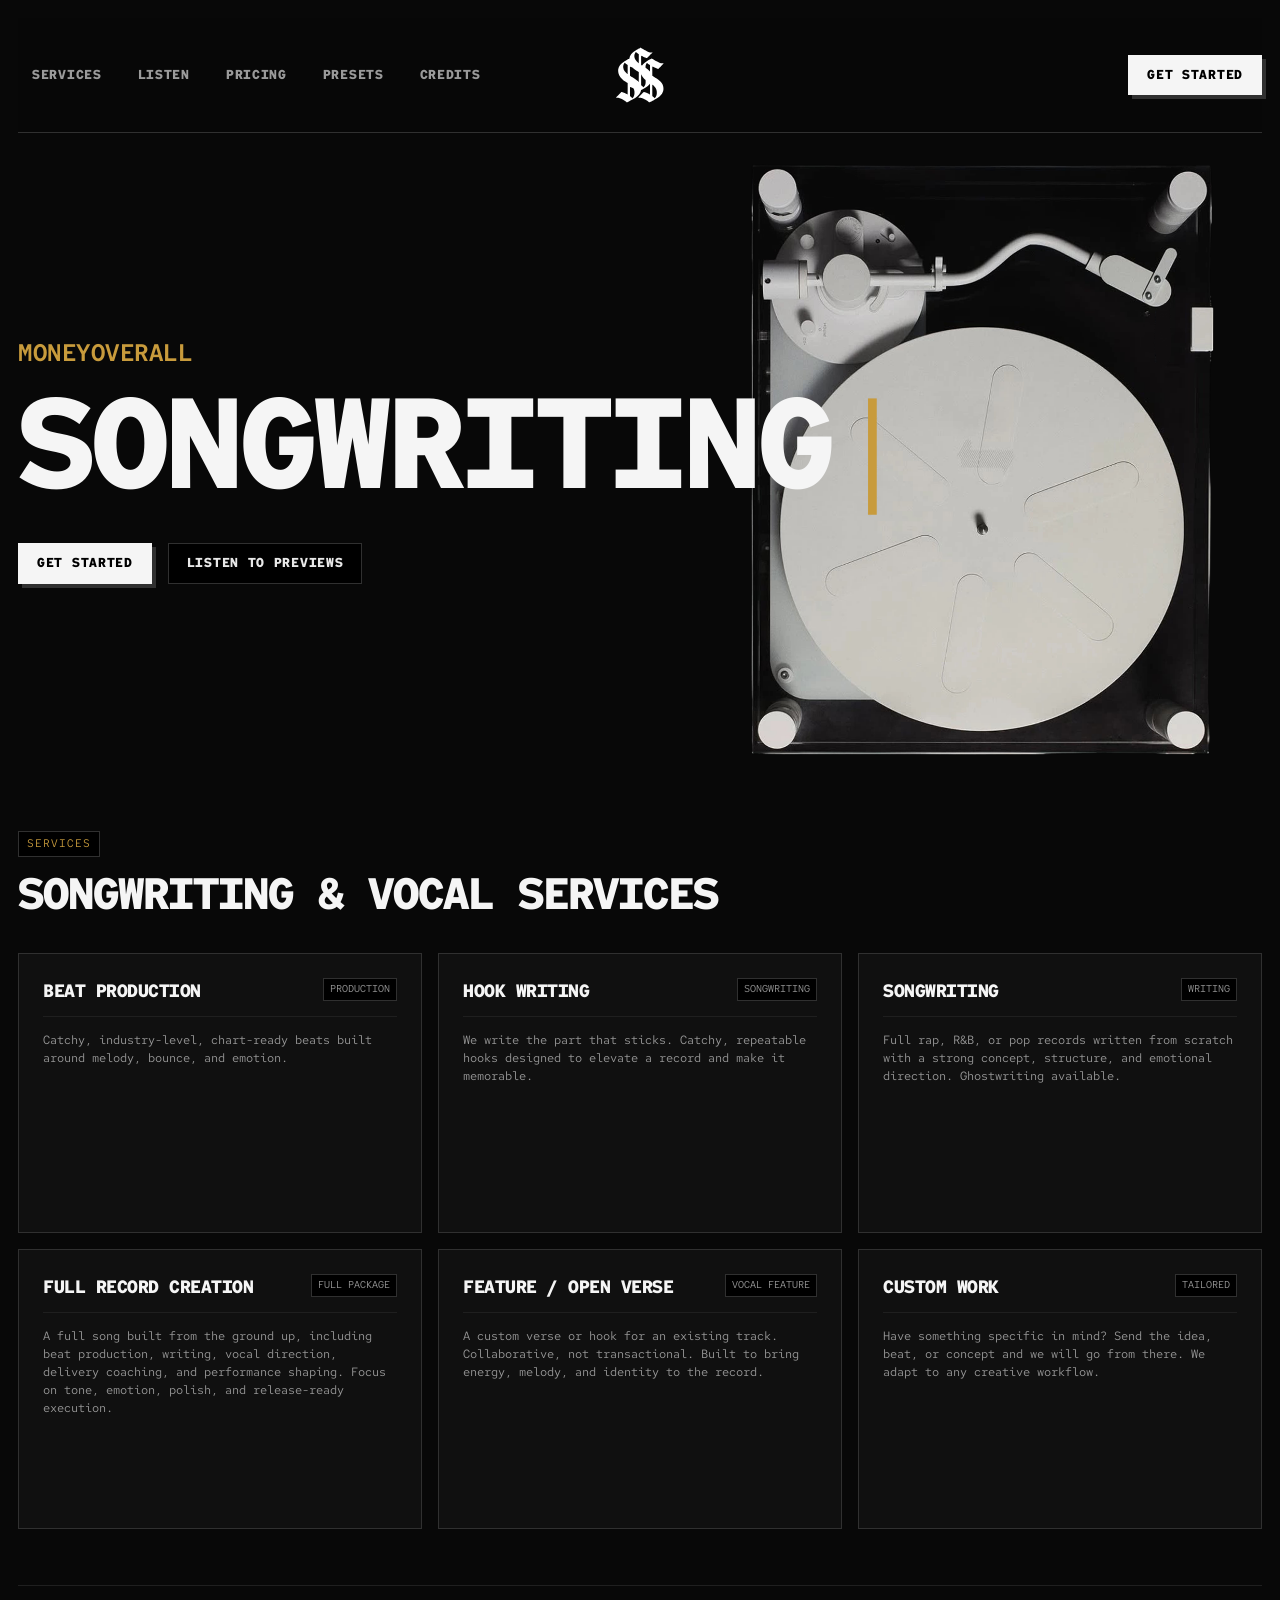
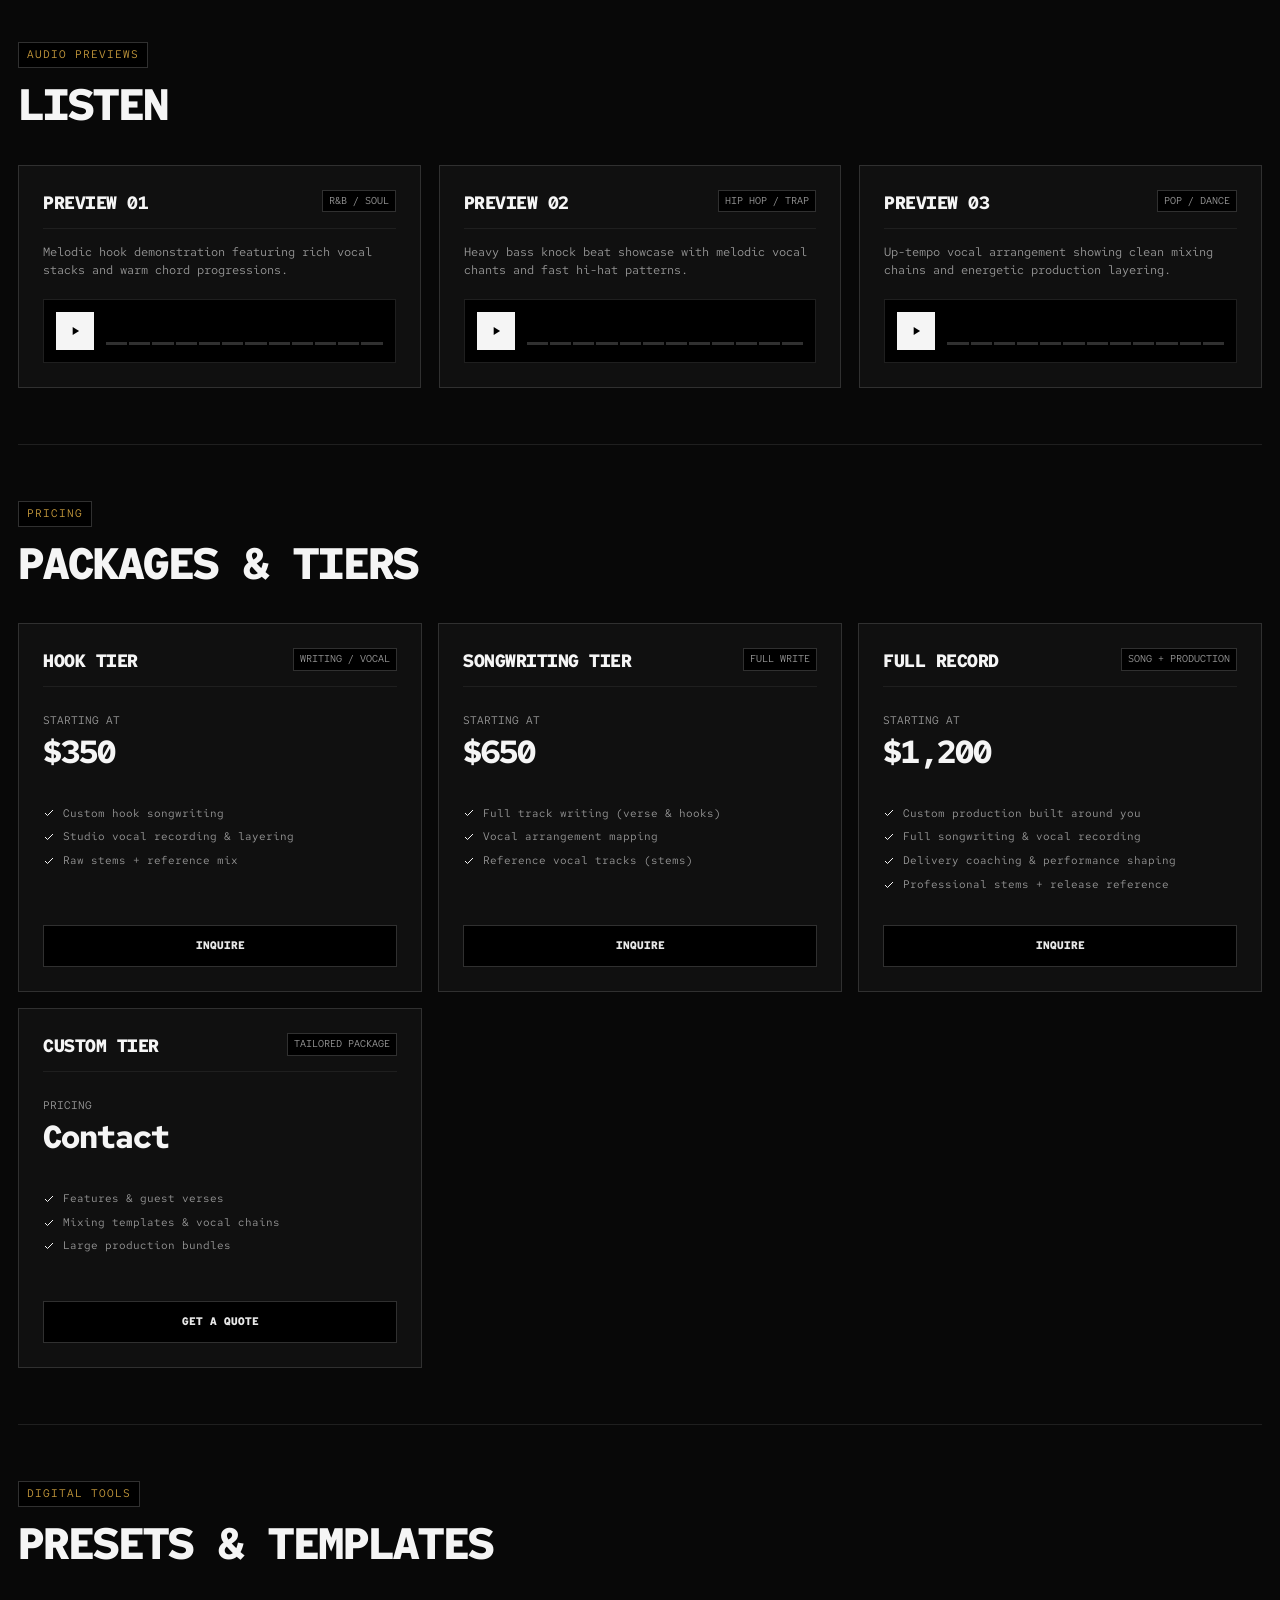
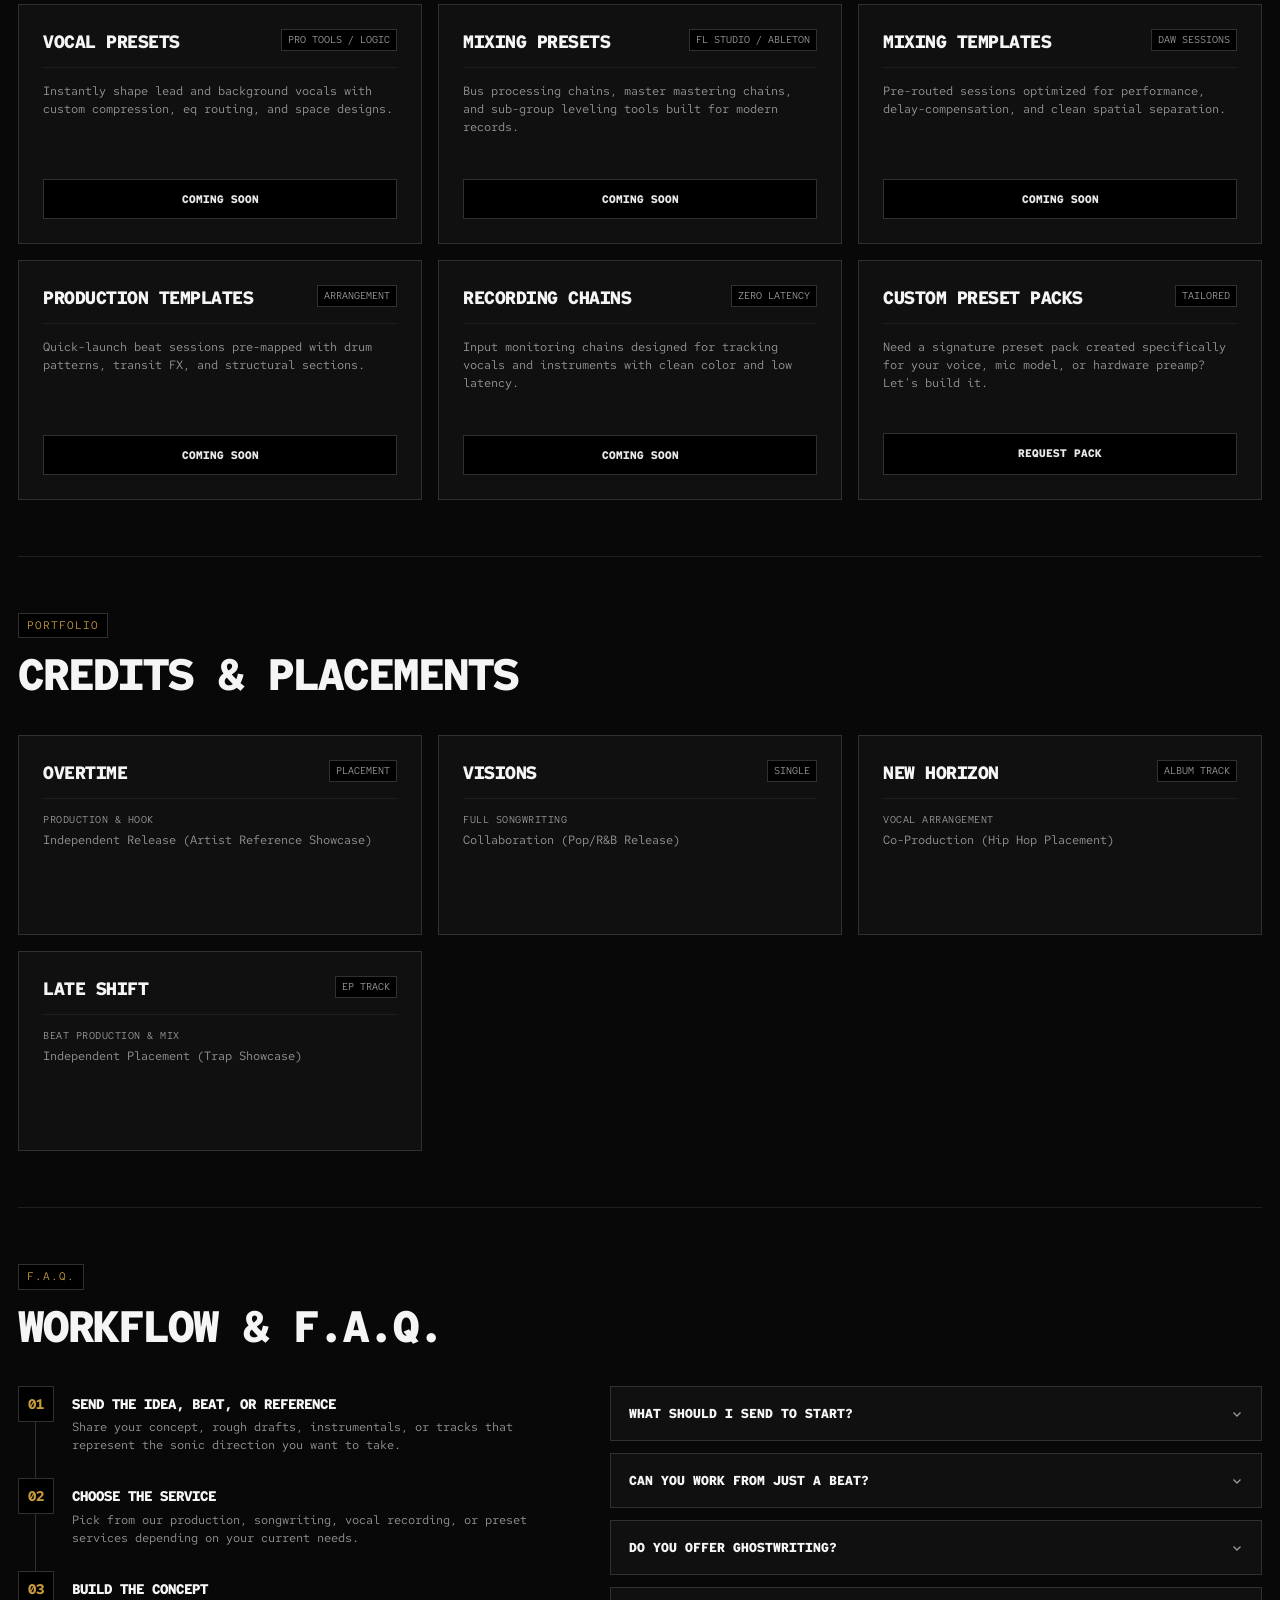
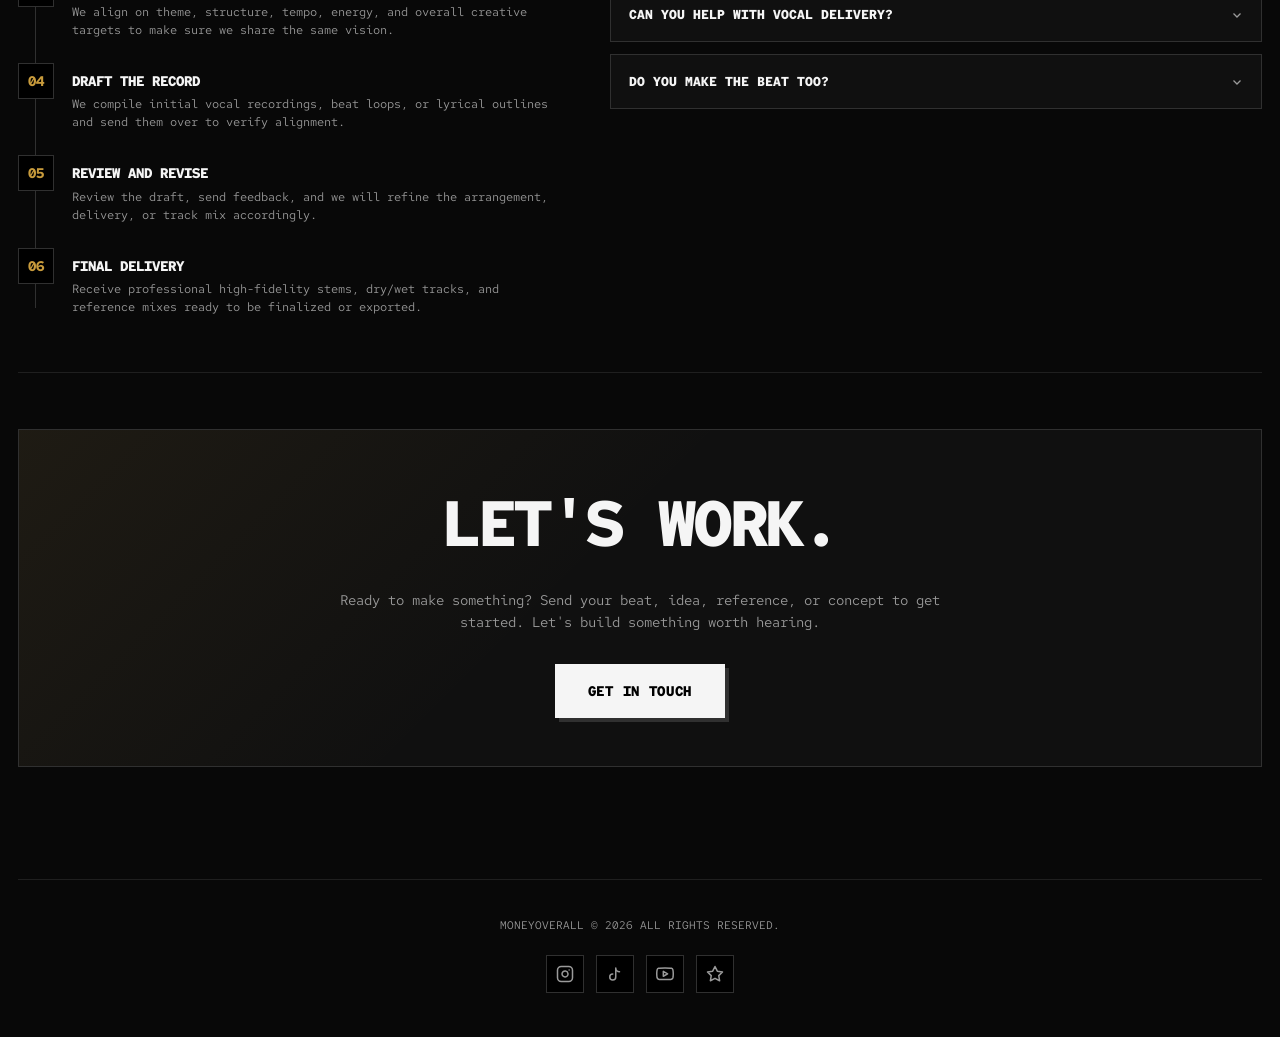
<file: public/index.html>
<!DOCTYPE html>
<html lang="en">
<head>
  <meta charset="UTF-8" />
  <meta name="viewport" content="width=device-width, initial-scale=1.0" />
  <title>MONEYOVERALL</title>
  <link rel="stylesheet" href="index.css" />
</head>
<body>
  
  <!-- Header & Navbar -->
  <header class="header">
    <div class="container navbar">
      <button class="mobile-nav-toggle" id="mobileNavToggle" aria-label="Open navigation" aria-expanded="false" onclick="toggleMobileNav()">
        <svg viewBox="0 0 24 24" stroke-width="2.4" stroke-linecap="square" stroke-linejoin="miter" fill="none" stroke="currentColor" aria-hidden="true"><path d="M4 6h16M4 12h16M4 18h16"/></svg>
      </button>
      
      <nav class="nav-links" id="navLinks">
        <a href="#services" class="nav-btn" onclick="closeMobileNav()">Services</a>
        <a href="#listen" class="nav-btn" onclick="closeMobileNav()">Listen</a>
        <a href="#pricing" class="nav-btn" onclick="closeMobileNav()">Pricing</a>
        <a href="#presets" class="nav-btn" onclick="closeMobileNav()">Presets</a>
        <a href="#credits" class="nav-btn" onclick="closeMobileNav()">Credits</a>
      </nav>
      
      <a class="site-logo" href="#" aria-label="MONEYOVERALL">
        <img class="logo-img" src="MOA-logo.svg" alt="MONEYOVERALL" onerror="this.classList.add('is-hidden'); this.nextElementSibling.classList.add('is-visible');" />
        <span class="logo-fallback">MONEYOVERALL</span>
      </a>
      
      <a href="#get-started" class="cta-btn header-cta" onclick="closeMobileNav()">Get Started</a>
    </div>
  </header>
  
  <div class="mobile-nav-overlay" id="mobileNavOverlay" onclick="closeMobileNav()"></div>

  <main class="container">
    
    <!-- Hero Section -->
    <section class="hero-wrapper" id="hero">
      <div class="hero-content">
        <div class="hero-subtitle">MONEYOVERALL</div>
        <h1 class="hero-title"><span id="typewriter-text"></span><span class="typewriter-cursor">|</span></h1>
        <div class="hero-actions">
          <a href="#get-started" class="cta-btn">Get Started</a>
          <a href="#listen" class="secondary-btn">Listen to Previews</a>
        </div>
      </div>
      <div class="hero-image-container">
        <img class="hero-img-file" src="assets/hero.png" alt="MONEYOVERALL Production" />
      </div>
    </section>

    <!-- Services Section -->
    <section class="main-section" id="services">
      <div class="section-header">
        <span class="section-tag">Services</span>
        <h2 class="section-title">Songwriting & Vocal Services</h2>
      </div>
      
      <div class="grid">
        <!-- Service 1: Beat Production -->
        <div class="card">
          <div class="card-header">
            <h3 class="card-title">Beat Production</h3>
            <span class="card-badge">Production</span>
          </div>
          <div class="card-body">
            <p class="card-text">Catchy, industry-level, chart-ready beats built around melody, bounce, and emotion.</p>
          </div>
        </div>

        <!-- Service 2: Hook Writing -->
        <div class="card">
          <div class="card-header">
            <h3 class="card-title">Hook Writing</h3>
            <span class="card-badge">Songwriting</span>
          </div>
          <div class="card-body">
            <p class="card-text">We write the part that sticks. Catchy, repeatable hooks designed to elevate a record and make it memorable.</p>
          </div>
        </div>

        <!-- Service 3: Songwriting -->
        <div class="card">
          <div class="card-header">
            <h3 class="card-title">Songwriting</h3>
            <span class="card-badge">Writing</span>
          </div>
          <div class="card-body">
            <p class="card-text">Full rap, R&B, or pop records written from scratch with a strong concept, structure, and emotional direction. Ghostwriting available.</p>
          </div>
        </div>

        <!-- Service 4: Full Record Creation -->
        <div class="card">
          <div class="card-header">
            <h3 class="card-title">Full Record Creation</h3>
            <span class="card-badge">Full Package</span>
          </div>
          <div class="card-body">
            <p class="card-text">A full song built from the ground up, including beat production, writing, vocal direction, delivery coaching, and performance shaping. Focus on tone, emotion, polish, and release-ready execution.</p>
          </div>
        </div>

        <!-- Service 5: Feature / Open Verse -->
        <div class="card">
          <div class="card-header">
            <h3 class="card-title">Feature / Open Verse</h3>
            <span class="card-badge">Vocal Feature</span>
          </div>
          <div class="card-body">
            <p class="card-text">A custom verse or hook for an existing track. Collaborative, not transactional. Built to bring energy, melody, and identity to the record.</p>
          </div>
        </div>

        <!-- Service 6: Custom Work -->
        <div class="card">
          <div class="card-header">
            <h3 class="card-title">Custom Work</h3>
            <span class="card-badge">Tailored</span>
          </div>
          <div class="card-body">
            <p class="card-text">Have something specific in mind? Send the idea, beat, or concept and we will go from there. We adapt to any creative workflow.</p>
          </div>
        </div>
      </div>
    </section>

    <!-- Listen Section -->
    <section class="main-section" id="listen">
      <div class="section-header">
        <span class="section-tag">Audio Previews</span>
        <h2 class="section-title">Listen</h2>
      </div>

      <div class="grid-3">
        <!-- Preview 1 -->
        <div class="card audio-card" id="audio1" data-preview="0">
          <div class="card-header">
            <h3 class="card-title">Preview 01</h3>
            <span class="card-badge">R&B / Soul</span>
          </div>
          <div class="card-body">
            <p class="card-text">Melodic hook demonstration featuring rich vocal stacks and warm chord progressions.</p>
            <div class="audio-player-widget">
              <button class="play-trigger" aria-label="Play sample" onclick="togglePlay('audio1', 220)">
                <svg viewBox="0 0 24 24" class="play-icon"><path d="M8 5v14l11-7z"/></svg>
                <svg viewBox="0 0 24 24" class="pause-icon is-hidden"><path d="M6 19h4V5H6v14zm8-14v14h4V5h-4z"/></svg>
              </button>
              <div class="waveform-placeholder">
                <div class="wave-bar"></div><div class="wave-bar"></div><div class="wave-bar"></div>
                <div class="wave-bar"></div><div class="wave-bar"></div><div class="wave-bar"></div>
                <div class="wave-bar"></div><div class="wave-bar"></div><div class="wave-bar"></div>
                <div class="wave-bar"></div><div class="wave-bar"></div><div class="wave-bar"></div>
              </div>
            </div>
          </div>
        </div>

        <!-- Preview 2 -->
        <div class="card audio-card" id="audio2" data-preview="1">
          <div class="card-header">
            <h3 class="card-title">Preview 02</h3>
            <span class="card-badge">Hip Hop / Trap</span>
          </div>
          <div class="card-body">
            <p class="card-text">Heavy bass knock beat showcase with melodic vocal chants and fast hi-hat patterns.</p>
            <div class="audio-player-widget">
              <button class="play-trigger" aria-label="Play sample" onclick="togglePlay('audio2', 330)">
                <svg viewBox="0 0 24 24" class="play-icon"><path d="M8 5v14l11-7z"/></svg>
                <svg viewBox="0 0 24 24" class="pause-icon is-hidden"><path d="M6 19h4V5H6v14zm8-14v14h4V5h-4z"/></svg>
              </button>
              <div class="waveform-placeholder">
                <div class="wave-bar"></div><div class="wave-bar"></div><div class="wave-bar"></div>
                <div class="wave-bar"></div><div class="wave-bar"></div><div class="wave-bar"></div>
                <div class="wave-bar"></div><div class="wave-bar"></div><div class="wave-bar"></div>
                <div class="wave-bar"></div><div class="wave-bar"></div><div class="wave-bar"></div>
              </div>
            </div>
          </div>
        </div>

        <!-- Preview 3 -->
        <div class="card audio-card" id="audio3" data-preview="2">
          <div class="card-header">
            <h3 class="card-title">Preview 03</h3>
            <span class="card-badge">Pop / Dance</span>
          </div>
          <div class="card-body">
            <p class="card-text">Up-tempo vocal arrangement showing clean mixing chains and energetic production layering.</p>
            <div class="audio-player-widget">
              <button class="play-trigger" aria-label="Play sample" onclick="togglePlay('audio3', 440)">
                <svg viewBox="0 0 24 24" class="play-icon"><path d="M8 5v14l11-7z"/></svg>
                <svg viewBox="0 0 24 24" class="pause-icon is-hidden"><path d="M6 19h4V5H6v14zm8-14v14h4V5h-4z"/></svg>
              </button>
              <div class="waveform-placeholder">
                <div class="wave-bar"></div><div class="wave-bar"></div><div class="wave-bar"></div>
                <div class="wave-bar"></div><div class="wave-bar"></div><div class="wave-bar"></div>
                <div class="wave-bar"></div><div class="wave-bar"></div><div class="wave-bar"></div>
                <div class="wave-bar"></div><div class="wave-bar"></div><div class="wave-bar"></div>
              </div>
            </div>
          </div>
        </div>
      </div>
    </section>

    <!-- Pricing Section -->
    <section class="main-section" id="pricing">
      <div class="section-header">
        <span class="section-tag">Pricing</span>
        <h2 class="section-title">Packages & Tiers</h2>
      </div>

      <div class="grid">
        <!-- Tier 1: Hook -->
        <div class="card pricing-card">
          <div class="card-header">
            <h3 class="card-title">Hook Tier</h3>
            <span class="card-badge">Writing / Vocal</span>
          </div>
          <div class="card-body">
            <div class="price-display">
              <div class="price-subtitle">Starting at</div>
              <div class="price-val">$350</div>
            </div>
            <ul class="feature-list">
              <li class="feature-item"><svg viewBox="0 0 24 24" fill="none" stroke="currentColor" stroke-width="2"><path d="M20 6L9 17l-5-5"/></svg> Custom hook songwriting</li>
              <li class="feature-item"><svg viewBox="0 0 24 24" fill="none" stroke="currentColor" stroke-width="2"><path d="M20 6L9 17l-5-5"/></svg> Studio vocal recording & layering</li>
              <li class="feature-item"><svg viewBox="0 0 24 24" fill="none" stroke="currentColor" stroke-width="2"><path d="M20 6L9 17l-5-5"/></svg> Raw stems + reference mix</li>
            </ul>
            <a href="mailto:?subject=MONEYOVERALL%20Inquiry%20-%20Hook%20Tier" class="card-action-btn">Inquire</a>
          </div>
        </div>

        <!-- Tier 2: Songwriting -->
        <div class="card pricing-card">
          <div class="card-header">
            <h3 class="card-title">Songwriting Tier</h3>
            <span class="card-badge">Full Write</span>
          </div>
          <div class="card-body">
            <div class="price-display">
              <div class="price-subtitle">Starting at</div>
              <div class="price-val">$650</div>
            </div>
            <ul class="feature-list">
              <li class="feature-item"><svg viewBox="0 0 24 24" fill="none" stroke="currentColor" stroke-width="2"><path d="M20 6L9 17l-5-5"/></svg> Full track writing (verse & hooks)</li>
              <li class="feature-item"><svg viewBox="0 0 24 24" fill="none" stroke="currentColor" stroke-width="2"><path d="M20 6L9 17l-5-5"/></svg> Vocal arrangement mapping</li>
              <li class="feature-item"><svg viewBox="0 0 24 24" fill="none" stroke="currentColor" stroke-width="2"><path d="M20 6L9 17l-5-5"/></svg> Reference vocal tracks (stems)</li>
            </ul>
            <a href="mailto:?subject=MONEYOVERALL%20Inquiry%20-%20Songwriting%20Tier" class="card-action-btn">Inquire</a>
          </div>
        </div>

        <!-- Tier 3: Full Record -->
        <div class="card pricing-card">
          <div class="card-header">
            <h3 class="card-title">Full Record</h3>
            <span class="card-badge">Song + Production</span>
          </div>
          <div class="card-body">
            <div class="price-display">
              <div class="price-subtitle">Starting at</div>
              <div class="price-val">$1,200</div>
            </div>
            <ul class="feature-list">
              <li class="feature-item"><svg viewBox="0 0 24 24" fill="none" stroke="currentColor" stroke-width="2"><path d="M20 6L9 17l-5-5"/></svg> Custom production built around you</li>
              <li class="feature-item"><svg viewBox="0 0 24 24" fill="none" stroke="currentColor" stroke-width="2"><path d="M20 6L9 17l-5-5"/></svg> Full songwriting & vocal recording</li>
              <li class="feature-item"><svg viewBox="0 0 24 24" fill="none" stroke="currentColor" stroke-width="2"><path d="M20 6L9 17l-5-5"/></svg> Delivery coaching & performance shaping</li>
              <li class="feature-item"><svg viewBox="0 0 24 24" fill="none" stroke="currentColor" stroke-width="2"><path d="M20 6L9 17l-5-5"/></svg> Professional stems + release reference</li>
            </ul>
            <a href="mailto:?subject=MONEYOVERALL%20Inquiry%20-%20Full%20Record" class="card-action-btn">Inquire</a>
          </div>
        </div>

        <!-- Tier 4: Custom -->
        <div class="card pricing-card">
          <div class="card-header">
            <h3 class="card-title">Custom Tier</h3>
            <span class="card-badge">Tailored Package</span>
          </div>
          <div class="card-body">
            <div class="price-display">
              <div class="price-subtitle">Pricing</div>
              <div class="price-val">Contact</div>
            </div>
            <ul class="feature-list">
              <li class="feature-item"><svg viewBox="0 0 24 24" fill="none" stroke="currentColor" stroke-width="2"><path d="M20 6L9 17l-5-5"/></svg> Features & guest verses</li>
              <li class="feature-item"><svg viewBox="0 0 24 24" fill="none" stroke="currentColor" stroke-width="2"><path d="M20 6L9 17l-5-5"/></svg> Mixing templates & vocal chains</li>
              <li class="feature-item"><svg viewBox="0 0 24 24" fill="none" stroke="currentColor" stroke-width="2"><path d="M20 6L9 17l-5-5"/></svg> Large production bundles</li>
            </ul>
            <a href="mailto:?subject=MONEYOVERALL%20Inquiry%20-%20Custom%20Project" class="card-action-btn">Get a Quote</a>
          </div>
        </div>
      </div>
    </section>

    <!-- Presets Section -->
    <section class="main-section" id="presets">
      <div class="section-header">
        <span class="section-tag">Digital Tools</span>
        <h2 class="section-title">Presets & Templates</h2>
      </div>

      <div class="grid">
        <!-- Vocal Presets -->
        <div class="card preset-card">
          <div class="card-header">
            <h3 class="card-title">Vocal Presets</h3>
            <span class="card-badge">Pro Tools / Logic</span>
          </div>
          <div class="card-body">
            <p class="card-text">Instantly shape lead and background vocals with custom compression, eq routing, and space designs.</p>
            <button class="card-action-btn" onclick="alert('Preset downloads coming soon!')">Coming Soon</button>
          </div>
        </div>

        <!-- Mixing Presets -->
        <div class="card preset-card">
          <div class="card-header">
            <h3 class="card-title">Mixing Presets</h3>
            <span class="card-badge">FL Studio / Ableton</span>
          </div>
          <div class="card-body">
            <p class="card-text">Bus processing chains, master mastering chains, and sub-group leveling tools built for modern records.</p>
            <button class="card-action-btn" onclick="alert('Preset downloads coming soon!')">Coming Soon</button>
          </div>
        </div>

        <!-- Mixing Templates -->
        <div class="card preset-card">
          <div class="card-header">
            <h3 class="card-title">Mixing Templates</h3>
            <span class="card-badge">DAW Sessions</span>
          </div>
          <div class="card-body">
            <p class="card-text">Pre-routed sessions optimized for performance, delay-compensation, and clean spatial separation.</p>
            <button class="card-action-btn" onclick="alert('Templates coming soon!')">Coming Soon</button>
          </div>
        </div>

        <!-- Production Templates -->
        <div class="card preset-card">
          <div class="card-header">
            <h3 class="card-title">Production Templates</h3>
            <span class="card-badge">Arrangement</span>
          </div>
          <div class="card-body">
            <p class="card-text">Quick-launch beat sessions pre-mapped with drum patterns, transit FX, and structural sections.</p>
            <button class="card-action-btn" onclick="alert('Templates coming soon!')">Coming Soon</button>
          </div>
        </div>

        <!-- Recording Chains -->
        <div class="card preset-card">
          <div class="card-header">
            <h3 class="card-title">Recording Chains</h3>
            <span class="card-badge">Zero Latency</span>
          </div>
          <div class="card-body">
            <p class="card-text">Input monitoring chains designed for tracking vocals and instruments with clean color and low latency.</p>
            <button class="card-action-btn" onclick="alert('Chains coming soon!')">Coming Soon</button>
          </div>
        </div>

        <!-- Custom Preset Packs -->
        <div class="card preset-card">
          <div class="card-header">
            <h3 class="card-title">Custom Preset Packs</h3>
            <span class="card-badge">Tailored</span>
          </div>
          <div class="card-body">
            <p class="card-text">Need a signature preset pack created specifically for your voice, mic model, or hardware preamp? Let's build it.</p>
            <a href="mailto:?subject=MONEYOVERALL%20Inquiry%20-%20Custom%20Preset%20Pack" class="card-action-btn">Request Pack</a>
          </div>
        </div>
      </div>
    </section>

    <!-- Credits Section -->
    <section class="main-section" id="credits">
      <div class="section-header">
        <span class="section-tag">Portfolio</span>
        <h2 class="section-title">Credits & Placements</h2>
      </div>

      <div class="grid">
        <!-- Credit 1 -->
        <div class="card credit-card">
          <div class="card-header">
            <h3 class="card-title">Overtime</h3>
            <span class="card-badge">Placement</span>
          </div>
          <div class="card-body">
            <div class="credit-meta">
              <span class="credit-role">Production & Hook</span>
              <p class="card-text">Independent Release (Artist Reference Showcase)</p>
            </div>
          </div>
        </div>

        <!-- Credit 2 -->
        <div class="card credit-card">
          <div class="card-header">
            <h3 class="card-title">Visions</h3>
            <span class="card-badge">Single</span>
          </div>
          <div class="card-body">
            <div class="credit-meta">
              <span class="credit-role">Full Songwriting</span>
              <p class="card-text">Collaboration (Pop/R&B Release)</p>
            </div>
          </div>
        </div>

        <!-- Credit 3 -->
        <div class="card credit-card">
          <div class="card-header">
            <h3 class="card-title">New Horizon</h3>
            <span class="card-badge">Album Track</span>
          </div>
          <div class="card-body">
            <div class="credit-meta">
              <span class="credit-role">Vocal Arrangement</span>
              <p class="card-text">Co-Production (Hip Hop Placement)</p>
            </div>
          </div>
        </div>

        <!-- Credit 4 -->
        <div class="card credit-card">
          <div class="card-header">
            <h3 class="card-title">Late Shift</h3>
            <span class="card-badge">EP Track</span>
          </div>
          <div class="card-body">
            <div class="credit-meta">
              <span class="credit-role">Beat Production & Mix</span>
              <p class="card-text">Independent Placement (Trap Showcase)</p>
            </div>
          </div>
        </div>
      </div>
    </section>

    <!-- Process & Q&A Section -->
    <section class="main-section" id="process">
      <div class="section-header">
        <span class="section-tag">F.A.Q.</span>
        <h2 class="section-title">Workflow & F.A.Q.</h2>
      </div>

      <div class="process-wrapper">
        <!-- Timeline Workflow -->
        <div class="timeline">
          <div class="timeline-step">
            <div class="step-num">01</div>
            <div class="step-content">
              <h3 class="step-title">Send the idea, beat, or reference</h3>
              <p class="step-desc">Share your concept, rough drafts, instrumentals, or tracks that represent the sonic direction you want to take.</p>
            </div>
          </div>

          <div class="timeline-step">
            <div class="step-num">02</div>
            <div class="step-content">
              <h3 class="step-title">Choose the service</h3>
              <p class="step-desc">Pick from our production, songwriting, vocal recording, or preset services depending on your current needs.</p>
            </div>
          </div>

          <div class="timeline-step">
            <div class="step-num">03</div>
            <div class="step-content">
              <h3 class="step-title">Build the concept</h3>
              <p class="step-desc">We align on theme, structure, tempo, energy, and overall creative targets to make sure we share the same vision.</p>
            </div>
          </div>

          <div class="timeline-step">
            <div class="step-num">04</div>
            <div class="step-content">
              <h3 class="step-title">Draft the record</h3>
              <p class="step-desc">We compile initial vocal recordings, beat loops, or lyrical outlines and send them over to verify alignment.</p>
            </div>
          </div>

          <div class="timeline-step">
            <div class="step-num">05</div>
            <div class="step-content">
              <h3 class="step-title">Review and revise</h3>
              <p class="step-desc">Review the draft, send feedback, and we will refine the arrangement, delivery, or track mix accordingly.</p>
            </div>
          </div>

          <div class="timeline-step">
            <div class="step-num">06</div>
            <div class="step-content">
              <h3 class="step-title">Final delivery</h3>
              <p class="step-desc">Receive professional high-fidelity stems, dry/wet tracks, and reference mixes ready to be finalized or exported.</p>
            </div>
          </div>
        </div>

        <!-- FAQ Accordion -->
        <div class="faq-accordion">
          <!-- FAQ 1 -->
          <div class="faq-item">
            <button class="faq-question" onclick="toggleFaq(this)">
              What should I send to start?
              <svg viewBox="0 0 24 24" stroke="currentColor" stroke-width="2.5" fill="none"><path d="M19 9l-7 7-7-7"/></svg>
            </button>
            <div class="faq-answer">
              <div class="faq-answer-inner">
                Send whatever you have! A phone voice note, a beat, reference tracks, or written notes detailing the concept. The more context you provide, the faster we can bring the record to life.
              </div>
            </div>
          </div>

          <!-- FAQ 2 -->
          <div class="faq-item">
            <button class="faq-question" onclick="toggleFaq(this)">
              Can you work from just a beat?
              <svg viewBox="0 0 24 24" stroke="currentColor" stroke-width="2.5" fill="none"><path d="M19 9l-7 7-7-7"/></svg>
            </button>
            <div class="faq-answer">
              <div class="faq-answer-inner">
                Yes, we write full songs, hooks, or verses directly to your instrumental files. If you don't have a beat yet, we can produce a custom instrumental from scratch based on references.
              </div>
            </div>
          </div>

          <!-- FAQ 3 -->
          <div class="faq-item">
            <button class="faq-question" onclick="toggleFaq(this)">
              Do you offer ghostwriting?
              <svg viewBox="0 0 24 24" stroke="currentColor" stroke-width="2.5" fill="none"><path d="M19 9l-7 7-7-7"/></svg>
            </button>
            <div class="faq-answer">
              <div class="faq-answer-inner">
                Yes, ghostwriting services are available under all songwriting packages. We can handle publishing agreements and rights ownership according to your preference.
              </div>
            </div>
          </div>

          <!-- FAQ 4 -->
          <div class="faq-item">
            <button class="faq-question" onclick="toggleFaq(this)">
              Can you help with vocal delivery?
              <svg viewBox="0 0 24 24" stroke="currentColor" stroke-width="2.5" fill="none"><path d="M19 9l-7 7-7-7"/></svg>
            </button>
            <div class="faq-answer">
              <div class="faq-answer-inner">
                Yes, under full record packages, we offer vocal coaching, guide tracks, pronunciation maps, and performance shaping to help you execute the vocal delivery cleanly.
              </div>
            </div>
          </div>

          <!-- FAQ 5 -->
          <div class="faq-item">
            <button class="faq-question" onclick="toggleFaq(this)">
              Do you make the beat too?
              <svg viewBox="0 0 24 24" stroke="currentColor" stroke-width="2.5" fill="none"><path d="M19 9l-7 7-7-7"/></svg>
            </button>
            <div class="faq-answer">
              <div class="faq-answer-inner">
                Yes! We offer beat production separately, or bundled inside the Full Record Creation tier, providing a unified creative experience.
              </div>
            </div>
          </div>
        </div>
      </div>
    </section>

    <!-- Final CTA Section -->
    <section class="main-section" id="get-started">
      <div class="final-cta-wrapper">
        <h2 class="final-cta-title">Let's work.</h2>
        <p class="final-cta-text">
          Ready to make something? Send your beat, idea, reference, or concept to get started. Let's build something worth hearing.
        </p>
        <a href="mailto:?subject=MONEYOVERALL%20Inquiry" class="cta-btn final-cta-btn">Get in touch</a>
      </div>
    </section>

    <!-- Footer -->
    <footer class="footer">
      <div>MONEYOVERALL &copy; 2026 ALL RIGHTS RESERVED.</div>
      <div class="footer-socials">
        <a href="https://www.instagram.com/workingthatmagic/" target="_blank" rel="noopener noreferrer" class="social-btn" aria-label="Instagram">
          <svg viewBox="0 0 24 24" fill="none" stroke="currentColor" stroke-width="2" stroke-linecap="round" stroke-linejoin="round"><rect x="2" y="2" width="20" height="20" rx="5" ry="5"></rect><path d="M16 11.37A4 4 0 1 1 12.63 8 4 4 0 0 1 16 11.37z"></path><line x1="17.5" y1="6.5" x2="17.51" y2="6.5"></line></svg>
        </a>
        <a href="https://www.tiktok.com/@moneyoverall.org" target="_blank" rel="noopener noreferrer" class="social-btn" aria-label="TikTok">
          <svg viewBox="0 0 24 24" fill="none" stroke="currentColor" stroke-width="2" stroke-linecap="round" stroke-linejoin="round"><path d="M9 12a4 4 0 1 0 4 4V4a5 5 0 0 0 5 5"></path></svg>
        </a>
        <a href="https://www.youtube.com/channel/UCXrWzJNjTT9E8C9zkC4-aBw" target="_blank" rel="noopener noreferrer" class="social-btn" aria-label="YouTube">
          <svg viewBox="0 0 24 24" fill="none" stroke="currentColor" stroke-width="2" stroke-linecap="round" stroke-linejoin="round"><path d="M22.54 6.42a2.78 2.78 0 0 0-1.94-2C18.88 4 12 4 12 4s-6.88 0-8.6.46a2.78 2.78 0 0 0-1.94 2A29 29 0 0 0 1 11.75a29 29 0 0 0 .46 5.33A2.78 2.78 0 0 0 3.4 19c1.72.46 8.6.46 8.6.46s6.88 0 8.6-.46a2.78 2.78 0 0 0 1.94-2 29 29 0 0 0 .46-5.25 29 29 0 0 0-.46-5.33z"></path><polygon points="9.75 15.02 15.5 11.75 9.75 8.48 9.75 15.02"></polygon></svg>
        </a>
        <a href="https://www.beatstars.com/workingthatmagic" target="_blank" rel="noopener noreferrer" class="social-btn" aria-label="BeatStars">
          <svg viewBox="0 0 24 24" fill="none" stroke="currentColor" stroke-width="2" stroke-linecap="round" stroke-linejoin="round"><polygon points="12 2 15.09 8.26 22 9.27 17 14.14 18.18 21.02 12 17.77 5.82 21.02 7 14.14 2 9.27 8.91 8.26 12 2"></polygon></svg>
        </a>
      </div>
    </footer>

  </main>

  <script>
    // ─── Typewriter Animation ───
    const typewriterWords = ["SONGWRITING", "VOCAL", "PRODUCTION"];
    let typewriterWordIndex = 0;
    let typewriterCharIndex = 0;
    let typewriterIsDeleting = false;
    const typewriterTypeSpeed = 120;
    const typewriterDeleteSpeed = 60;
    const typewriterPauseTime = 2500;

    function runTypewriter() {
      const currentWord = typewriterWords[typewriterWordIndex];
      const textEl = document.getElementById("typewriter-text");
      if (!textEl) return;

      if (typewriterIsDeleting) {
        textEl.textContent = currentWord.substring(0, typewriterCharIndex - 1);
        typewriterCharIndex--;
      } else {
        textEl.textContent = currentWord.substring(0, typewriterCharIndex + 1);
        typewriterCharIndex++;
      }

      let delta = typewriterIsDeleting ? typewriterDeleteSpeed : typewriterTypeSpeed;

      if (!typewriterIsDeleting && typewriterCharIndex === currentWord.length) {
        delta = typewriterPauseTime;
        typewriterIsDeleting = true;
      } else if (typewriterIsDeleting && typewriterCharIndex === 0) {
        typewriterIsDeleting = false;
        typewriterWordIndex = (typewriterWordIndex + 1) % typewriterWords.length;
        delta = 400;
      }

      setTimeout(runTypewriter, delta);
    }

    document.addEventListener("DOMContentLoaded", () => {
      runTypewriter();
    });

    // ─── Mobile Navigation Toggle ───
    function toggleMobileNav() {
      const toggle = document.getElementById('mobileNavToggle');
      const links = document.getElementById('navLinks');
      const overlay = document.getElementById('mobileNavOverlay');
      
      const isOpen = links.classList.toggle('is-open');
      toggle.classList.toggle('is-open');
      overlay.classList.toggle('is-active', isOpen);
      toggle.setAttribute('aria-expanded', isOpen);
    }

    function closeMobileNav() {
      const toggle = document.getElementById('mobileNavToggle');
      const links = document.getElementById('navLinks');
      const overlay = document.getElementById('mobileNavOverlay');
      
      links.classList.remove('is-open');
      toggle.classList.remove('is-open');
      overlay.classList.remove('is-active');
      toggle.setAttribute('aria-expanded', 'false');
    }

    // ─── FAQ Dropdown Toggle ───
    function toggleFaq(btn) {
      const item = btn.parentElement;
      const isOpen = item.classList.contains('open');
      
      // Close all other items
      document.querySelectorAll('.faq-item').forEach(i => {
        i.classList.remove('open');
      });

      if (!isOpen) {
        item.classList.add('open');
      }
    }

    // ─── Web Audio API synthesized audio player (Melody generator) ───
    let synthActiveCtx = null;
    let synthPlayingCardId = null;
    let synthIntervalId = null;
    let synthNotesPlayed = 0;

    function togglePlay(cardId, rootFreq) {
      const card = document.getElementById(cardId);
      const isPlaying = card.classList.contains('playing');
      
      // Stop currently playing
      stopSynthPlayer();

      if (!isPlaying) {
        card.classList.add('playing');
        card.querySelector('.play-icon').classList.add('is-hidden');
        card.querySelector('.pause-icon').classList.remove('is-hidden');
        startSynthPlayer(cardId, rootFreq);
      }
    }

    function startSynthPlayer(cardId, rootFreq) {
      synthPlayingCardId = cardId;
      synthNotesPlayed = 0;
      
      // Initialize AudioContext
      synthActiveCtx = new (window.AudioContext || window.webkitAudioContext)();
      
      // Master filter to make it sound warm/lofi
      const filter = synthActiveCtx.createBiquadFilter();
      filter.type = 'lowpass';
      filter.frequency.value = 1000;
      
      // Master gain node
      const masterGain = synthActiveCtx.createGain();
      masterGain.gain.setValueAtTime(0.12, synthActiveCtx.currentTime);
      
      filter.connect(masterGain);
      masterGain.connect(synthActiveCtx.destination);
      
      // Note frequency sequences based on minor pentatonic
      const freqs = [rootFreq, rootFreq * 1.2, rootFreq * 1.5, rootFreq * 1.8, rootFreq * 2.0];
      
      function playStep() {
        if (!synthActiveCtx || synthActiveCtx.state === 'closed') return;
        
        const now = synthActiveCtx.currentTime;
        
        // Lead synth note
        const osc = synthActiveCtx.createOscillator();
        const oscGain = synthActiveCtx.createGain();
        
        // Randomly play triangle/sine/sawtooth for variety
        osc.type = (synthNotesPlayed % 4 === 0) ? 'sine' : 'triangle';
        const noteIndex = Math.floor(Math.random() * freqs.length);
        osc.frequency.setValueAtTime(freqs[noteIndex], now);
        
        // Envelope: pluck
        oscGain.gain.setValueAtTime(0, now);
        oscGain.gain.linearRampToValueAtTime(1.0, now + 0.02);
        oscGain.gain.exponentialRampToValueAtTime(0.001, now + 0.45);
        
        osc.connect(oscGain);
        oscGain.connect(filter);
        
        osc.start(now);
        osc.stop(now + 0.5);
        
        // Sub-bass note every 4 steps
        if (synthNotesPlayed % 4 === 0) {
          const bass = synthActiveCtx.createOscillator();
          const bassGain = synthActiveCtx.createGain();
          
          bass.type = 'sine';
          bass.frequency.setValueAtTime(rootFreq * 0.5, now);
          
          bassGain.gain.setValueAtTime(0, now);
          bassGain.gain.linearRampToValueAtTime(0.8, now + 0.05);
          bassGain.gain.exponentialRampToValueAtTime(0.001, now + 0.8);
          
          bass.connect(bassGain);
          bassGain.connect(masterGain);
          
          bass.start(now);
          bass.stop(now + 0.9);
        }
        
        synthNotesPlayed++;
      }
      
      // Schedule loop
      playStep();
      synthIntervalId = setInterval(playStep, 240);
    }

    function stopSynthPlayer() {
      if (synthIntervalId) {
        clearInterval(synthIntervalId);
        synthIntervalId = null;
      }
      if (synthActiveCtx) {
        synthActiveCtx.close();
        synthActiveCtx = null;
      }
      
      // Update UI
      document.querySelectorAll('.audio-card').forEach(c => {
        c.classList.remove('playing');
        c.querySelector('.play-icon').classList.remove('is-hidden');
        c.querySelector('.pause-icon').classList.add('is-hidden');
      });
      synthPlayingCardId = null;
    }

    // ─── Global UI Audio Feedback Manager (copied from artist site layout) ───
    const _audioRaw = {};
    const _audioBuffers = {};
    let _audioCtx = null;
    const _isTouchDevice = matchMedia('(pointer: coarse)').matches;

    // Pre-fetch raw audio bytes immediately
    ['click', 'hover'].forEach(name => {
      fetch(`/assets/audio/${name === 'click' ? 'btn-click' : name}.ogg`)
        .then(r => r.arrayBuffer())
        .then(buf => { _audioRaw[name] = buf; })
        .catch(() => {});
    });

    function _getAudioCtx() {
      if (!_audioCtx) {
        _audioCtx = new (window.AudioContext || window.webkitAudioContext)();
      }
      if (_audioCtx.state === 'suspended') _audioCtx.resume();
      return _audioCtx;
    }

    let _decoded = false;
    function _decodeBuffers() {
      if (_decoded) return;
      _decoded = true;
      const ctx = _getAudioCtx();
      Object.entries(_audioRaw).forEach(([name, raw]) => {
        ctx.decodeAudioData(raw.slice(0)).then(buf => {
          _audioBuffers[name] = buf;
        }).catch(() => {});
      });
    }

    const _lastPlayed = {};
    const AUDIO_COOLDOWN = 80; // ms

    function playAudio(type) {
      const now = performance.now();
      if (now - (_lastPlayed[type] || 0) < AUDIO_COOLDOWN) return;
      _lastPlayed[type] = now;

      _decodeBuffers();
      const buffer = _audioBuffers[type];
      if (!buffer) return;
      try {
        const ctx = _getAudioCtx();
        const src = ctx.createBufferSource();
        src.buffer = buffer;
        src.connect(ctx.destination);
        src.start(0);
      } catch (_) {}
    }

    // Minimal selector covering interactive elements
    const _iSel = 'a, button, [onclick], [role="button"]';

    document.addEventListener('pointerdown', () => {
      _getAudioCtx();
      _decodeBuffers();
    }, { once: true, capture: true });

    document.addEventListener('click', e => {
      if (e.target.closest(_iSel)) playAudio('click');
    }, true);

    if (!_isTouchDevice) {
      let _lastHover = null;
      document.addEventListener('mouseover', e => {
        const el = e.target.closest(_iSel);
        if (el && _lastHover !== el) { _lastHover = el; playAudio('hover'); }
        else if (!el) _lastHover = null;
      }, true);
      document.addEventListener('mouseout', e => {
        if (_lastHover && !e.relatedTarget?.closest(_iSel)) _lastHover = null;
      }, true);
    }
  </script>
</body>
</html>
</file>
<file: public/index.css>
/* MONEYOVERALL - PUBLIC SITE STYLES */
@import url('https://fonts.googleapis.com/css2?family=Red+Hat+Mono:wght@400;500;600;700&display=swap');

:root {
  --bg: #080808;
  --panel: #101010;
  --panel-2: #151515;
  --text: #e8e8e8;
  --muted: #9a9a9a;
  --faint: #666;
  --line: #303030;
  --line-2: #1f1f1f;
  --white: #f5f5f5;
  --black: #000;
  --danger: #b00020;
  --danger-border: #ff3b3b;
  --code-red: #c84b4b;
  --code-gold: #c89b3c;
  --code-green: #3aa66a;
  --code-blue: #4c7fd1;
  --code-purple: #8a5bd1;
}

* {
  box-sizing: border-box;
  margin: 0;
  padding: 0;
}

html {
  scroll-behavior: smooth;
  scroll-padding-top: 90px;
}

body {
  min-height: 100vh;
  font-family: "Red Hat Mono", "SFMono-Regular", Consolas, "Liberation Mono", Menlo, monospace;
  background: var(--bg);
  color: var(--text);
  line-height: 1.45;
  padding: 18px;
  font-size: 13px;
}

.container {
  max-width: 1680px;
  margin: 0 auto;
}

/* ─── HEADER & NAVBAR ─── */
.header {
  position: sticky;
  top: 0;
  z-index: 1000;
  background: rgba(8, 8, 8, 0.94);
  backdrop-filter: blur(10px);
  -webkit-backdrop-filter: blur(10px);
  border-bottom: 1px solid var(--line);
  padding: 19px 0;
  margin-bottom: 12px;
}

.navbar {
  position: relative;
  min-height: 76px;
  display: flex;
  align-items: center;
  justify-content: space-between;
  gap: 12px;
}

.site-logo {
  margin: 0;
  position: absolute;
  left: 50%;
  top: 50%;
  transform: translate(-50%, -50%);
  z-index: 2;
  display: inline-flex;
  align-items: center;
  justify-content: center;
  min-width: 0;
  text-decoration: none;
  color: var(--white);
  cursor: pointer;
  background: transparent;
  border: none;
}

.logo-img {
  display: block;
  width: clamp(160px, 18vw, 260px);
  height: auto;
  max-height: 64px;
  object-fit: contain;
  filter: invert(1);
}

.logo-fallback {
  display: none;
  font-size: clamp(24px, 4vw, 44px);
  line-height: 1;
  letter-spacing: -2px;
  font-weight: 700;
  text-transform: uppercase;
  color: var(--white);
}

.logo-fallback.is-visible {
  display: inline-block;
}

.is-hidden {
  display: none !important;
}

.nav-links {
  display: flex;
  align-items: center;
  gap: 8px;
  z-index: 3;
}

.nav-group-left {
  display: flex;
  align-items: center;
  gap: 8px;
}

.nav-btn {
  border: 0;
  background: transparent;
  color: var(--muted);
  padding: 8px 14px;
  font-family: inherit;
  font-size: 13px;
  font-weight: 800;
  text-transform: uppercase;
  cursor: pointer;
  border-radius: 0;
  white-space: nowrap;
  letter-spacing: 0.7px;
  text-decoration: none;
  transition: color 140ms ease;
}

.nav-btn:hover,
.nav-btn.active {
  color: var(--white);
}

.cta-btn {
  border: 1px solid var(--white);
  background: var(--white);
  color: var(--black);
  padding: 10px 18px;
  font-family: inherit;
  font-size: 13px;
  font-weight: 800;
  text-transform: uppercase;
  cursor: pointer;
  border-radius: 0;
  white-space: nowrap;
  letter-spacing: 0.7px;
  text-decoration: none;
  box-shadow: 4px 4px 0 var(--line);
  transition: transform 100ms ease, box-shadow 100ms ease, background 140ms ease, color 140ms ease, border-color 140ms ease;
}

.cta-btn:hover {
  background: var(--black);
  color: var(--white);
  border-color: var(--white);
  box-shadow: none;
  transform: translate(2px, 2px);
}

.mobile-nav-toggle {
  display: none;
  width: 40px;
  height: 40px;
  border: 1px solid var(--line);
  background: var(--panel);
  color: var(--text);
  cursor: pointer;
  border-radius: 0;
  align-items: center;
  justify-content: center;
  padding: 0;
}

.mobile-nav-toggle svg {
  width: 18px;
  height: 18px;
  stroke: currentColor;
  fill: none;
  transition: transform 180ms ease;
}

.mobile-nav-toggle.is-open svg {
  transform: rotate(180deg);
}

/* ─── SECTIONS ─── */
section.main-section {
  padding: 56px 0;
  border-bottom: 1px solid var(--line-2);
}

section.main-section:last-of-type {
  border-bottom: none;
}

.section-header {
  margin-bottom: 36px;
}

.section-tag {
  display: inline-block;
  background: var(--black);
  border: 1px solid var(--line);
  padding: 4px 8px;
  font-size: 11px;
  color: var(--code-gold);
  text-transform: uppercase;
  letter-spacing: 1px;
  margin-bottom: 12px;
}

.section-title {
  font-size: clamp(28px, 4vw, 44px);
  font-weight: 700;
  letter-spacing: -1px;
  text-transform: uppercase;
  color: var(--white);
  line-height: 1.1;
  margin-bottom: 12px;
}

.section-desc {
  color: var(--muted);
  font-size: 14px;
  max-width: 720px;
}

/* ─── HERO SECTION ─── */
.hero-wrapper {
  min-height: 70vh;
  display: flex;
  align-items: center;
  padding: 48px 0;
  position: relative;
  overflow: hidden;
}

.hero-content {
  display: flex;
  flex-direction: column;
  align-items: flex-start;
  position: relative;
  z-index: 2;
  max-width: 55%;
}

.hero-subtitle {
  font-size: clamp(16px, 2.5vw, 24px);
  color: var(--code-gold);
  text-transform: uppercase;
  font-weight: 600;
  margin-bottom: 8px;
  letter-spacing: 0.5px;
}

.hero-title {
  font-size: clamp(64px, 10vw, 136px);
  font-weight: 800;
  line-height: 1.0;
  letter-spacing: -3px;
  text-transform: uppercase;
  color: var(--white);
  margin-bottom: 24px;
  white-space: nowrap;
  min-height: 1.1em;
}

.hero-actions {
  display: flex;
  gap: 16px;
  flex-wrap: wrap;
}

.hero-image-container {
  position: absolute;
  top: 0;
  right: 0;
  bottom: 0;
  width: 45%;
  height: 100%;
  z-index: 1;
  border: none;
  overflow: hidden;
}

.hero-img-file {
  width: 100%;
  height: 100%;
  object-fit: cover;
  display: block;
}

.typewriter-cursor {
  display: inline-block;
  margin-left: 2px;
  color: var(--code-gold);
  animation: blink 0.8s infinite;
  font-weight: 400;
}

@keyframes blink {
  0%, 100% { opacity: 1; }
  50% { opacity: 0; }
}

.secondary-btn {
  border: 1px solid var(--line);
  background: var(--black);
  color: var(--text);
  padding: 10px 18px;
  font-family: inherit;
  font-size: 13px;
  font-weight: 800;
  text-transform: uppercase;
  cursor: pointer;
  border-radius: 0;
  white-space: nowrap;
  letter-spacing: 0.7px;
  text-decoration: none;
  transition: background 140ms ease, color 140ms ease, border-color 140ms ease;
}

.secondary-btn:hover {
  background: var(--line);
  color: var(--white);
  border-color: var(--white);
}

/* ─── GRID LAYOUTS ─── */
.grid {
  display: grid;
  grid-template-columns: repeat(auto-fill, minmax(320px, 1fr));
  gap: 16px;
}

.grid-3 {
  display: grid;
  grid-template-columns: repeat(auto-fill, minmax(360px, 1fr));
  gap: 18px;
}

/* ─── BRUTALIST CARDS ─── */
.card {
  position: relative;
  background: var(--panel);
  border: 1px solid var(--line);
  padding: 24px;
  display: flex;
  flex-direction: column;
  gap: 14px;
  min-height: 280px;
  transition: border-color 160ms ease, background 160ms ease, transform 160ms ease;
}

.card:hover {
  border-color: var(--white);
  background: var(--panel-2);
  transform: translateY(-2px);
}

.card-header {
  display: flex;
  justify-content: space-between;
  align-items: flex-start;
  gap: 8px;
  border-bottom: 1px solid var(--line-2);
  padding-bottom: 12px;
}

.card-title {
  font-size: 18px;
  font-weight: 700;
  letter-spacing: -0.5px;
  color: var(--white);
  text-transform: uppercase;
}

.card-badge {
  font-size: 10px;
  background: var(--black);
  border: 1px solid var(--line);
  padding: 3px 6px;
  color: var(--muted);
  text-transform: uppercase;
}

.card-body {
  flex: 1;
  display: flex;
  flex-direction: column;
  gap: 12px;
}

.card-text {
  color: var(--muted);
  font-size: 12px;
  line-height: 1.5;
}

.card-footer {
  margin-top: auto;
  padding-top: 12px;
  border-top: 1px solid var(--line-2);
  display: flex;
  align-items: center;
  justify-content: space-between;
}

/* ─── LISTEN SECTION (AUDIO CARDS) ─── */
.audio-card {
  min-height: 200px;
}

.audio-player-widget {
  background: var(--black);
  border: 1px solid var(--line-2);
  padding: 12px;
  display: flex;
  align-items: center;
  gap: 12px;
  margin-top: 8px;
}

.play-trigger {
  width: 38px;
  height: 38px;
  background: var(--white);
  border: 1px solid var(--white);
  color: var(--black);
  cursor: pointer;
  border-radius: 0;
  display: flex;
  align-items: center;
  justify-content: center;
  transition: transform 100ms ease, background 140ms ease, color 140ms ease;
}

.play-trigger:hover {
  background: var(--black);
  color: var(--white);
  transform: scale(1.05);
}

.play-trigger svg {
  width: 14px;
  height: 14px;
  fill: currentColor;
}

.waveform-placeholder {
  flex: 1;
  height: 28px;
  display: flex;
  align-items: flex-end;
  gap: 2px;
}

.wave-bar {
  flex: 1;
  background: var(--line);
  height: 10%;
  transition: height 120ms ease, background 120ms ease;
}

.audio-card.playing .wave-bar {
  background: var(--white);
  animation: wavePulse 1.2s ease-in-out infinite alternate;
}

.audio-card.playing .wave-bar:nth-child(2n) { animation-delay: 0.15s; }
.audio-card.playing .wave-bar:nth-child(3n) { animation-delay: 0.3s; }
.audio-card.playing .wave-bar:nth-child(4n) { animation-delay: 0.45s; }
.audio-card.playing .wave-bar:nth-child(5n) { animation-delay: 0.6s; }

@keyframes wavePulse {
  0% { height: 15%; }
  100% { height: 95%; }
}

/* ─── PRICING SECTION ─── */
.pricing-card {
  min-height: 360px;
}

.price-display {
  margin: 12px 0 6px;
}

.price-subtitle {
  font-size: 11px;
  color: var(--muted);
  text-transform: uppercase;
}

.price-val {
  font-size: 32px;
  font-weight: 700;
  color: var(--white);
  letter-spacing: -1px;
}

.feature-list {
  list-style: none;
  display: flex;
  flex-direction: column;
  gap: 8px;
  margin: 12px 0 20px;
}

.feature-item {
  display: flex;
  align-items: center;
  gap: 8px;
  font-size: 11px;
  color: var(--muted);
}

.feature-item svg {
  width: 12px;
  height: 12px;
  stroke: var(--white);
  flex-shrink: 0;
}

.card-action-btn {
  width: 100%;
  border: 1px solid var(--line);
  background: var(--black);
  color: var(--text);
  padding: 12px;
  font-family: inherit;
  font-size: 11px;
  font-weight: 700;
  text-transform: uppercase;
  cursor: pointer;
  border-radius: 0;
  text-align: center;
  text-decoration: none;
  margin-top: auto;
  transition: background 140ms ease, color 140ms ease, border-color 140ms ease;
}

.card-action-btn:hover {
  background: var(--white);
  color: var(--black);
  border-color: var(--white);
}

/* ─── PRESETS ─── */
.preset-card {
  min-height: 240px;
}

/* ─── CREDITS ─── */
.credit-card {
  min-height: 200px;
}

.credit-meta {
  display: flex;
  flex-direction: column;
  gap: 4px;
}

.credit-role {
  font-size: 10px;
  color: var(--muted);
  text-transform: uppercase;
  letter-spacing: 0.5px;
}

/* ─── PROCESS / FAQ ─── */
.process-wrapper {
  display: grid;
  grid-template-columns: 1fr 1.2fr;
  gap: 48px;
}

.timeline {
  display: flex;
  flex-direction: column;
  gap: 24px;
  position: relative;
}

.timeline::before {
  content: '';
  position: absolute;
  left: 17px;
  top: 8px;
  bottom: 8px;
  width: 1px;
  background: var(--line);
}

.timeline-step {
  display: flex;
  gap: 18px;
  position: relative;
}

.step-num {
  width: 36px;
  height: 36px;
  border: 1px solid var(--line);
  background: var(--black);
  color: var(--code-gold);
  font-weight: 700;
  font-size: 14px;
  display: flex;
  align-items: center;
  justify-content: center;
  z-index: 1;
}

.step-content {
  flex: 1;
  padding-top: 8px;
}

.step-title {
  font-size: 14px;
  font-weight: 700;
  text-transform: uppercase;
  color: var(--white);
  margin-bottom: 4px;
}

.step-desc {
  font-size: 12px;
  color: var(--muted);
  line-height: 1.5;
}

.faq-accordion {
  display: flex;
  flex-direction: column;
  gap: 12px;
}

.faq-item {
  border: 1px solid var(--line);
  background: var(--panel);
}

.faq-question {
  width: 100%;
  background: transparent;
  border: none;
  padding: 18px;
  text-align: left;
  font-family: inherit;
  font-size: 13px;
  font-weight: 700;
  color: var(--white);
  text-transform: uppercase;
  cursor: pointer;
  display: flex;
  justify-content: space-between;
  align-items: center;
  gap: 12px;
}

.faq-question svg {
  width: 12px;
  height: 12px;
  stroke: var(--muted);
  transition: transform 200ms ease;
}

.faq-item.open .faq-question svg {
  transform: rotate(180deg);
}

.faq-answer {
  max-height: 0;
  overflow: hidden;
  transition: max-height 240ms ease-out;
}

.faq-answer-inner {
  padding: 0 18px 18px;
  font-size: 12px;
  color: var(--muted);
  line-height: 1.6;
  border-top: 1px solid transparent;
}

.faq-item.open .faq-answer {
  max-height: 200px;
}

.faq-item.open .faq-answer-inner {
  border-top-color: var(--line-2);
}

/* ─── FINAL CTA ─── */
.final-cta-wrapper {
  background: linear-gradient(135deg, rgba(200, 155, 60, 0.08), transparent 45%), var(--panel);
  border: 1px solid var(--line);
  padding: 48px;
  text-align: center;
  display: flex;
  flex-direction: column;
  align-items: center;
  gap: 18px;
}

.final-cta-title {
  font-size: clamp(32px, 5vw, 64px);
  font-weight: 800;
  letter-spacing: -2px;
  text-transform: uppercase;
  color: var(--white);
}

.final-cta-text {
  font-size: 14px;
  color: var(--muted);
  max-width: 600px;
  line-height: 1.6;
}

.final-cta-btn {
  margin-top: 12px;
  padding: 16px 32px;
  font-size: 14px;
}

/* ─── FOOTER ─── */
.footer {
  text-align: center;
  color: var(--muted);
  font-size: 11px;
  line-height: 1.7;
  text-transform: uppercase;
  padding: 36px 18px 26px;
  margin-top: 56px;
  border-top: 1px solid var(--line-2);
  display: flex;
  flex-direction: column;
  align-items: center;
  gap: 12px;
}

.footer-socials {
  display: flex;
  justify-content: center;
  gap: 12px;
  margin-top: 8px;
}

.social-btn {
  display: flex;
  align-items: center;
  justify-content: center;
  width: 38px;
  height: 38px;
  background: var(--black);
  border: 1px solid var(--line);
  color: var(--muted);
  text-decoration: none;
  transition: background 140ms ease, color 140ms ease, border-color 140ms ease;
}

.social-btn:hover {
  background: var(--line);
  color: var(--white);
  border-color: var(--white);
}

.social-btn svg {
  width: 18px;
  height: 18px;
  display: block;
}

/* ─── MOBILE BACKDROP & RESPONSIVENESS ─── */
.mobile-nav-overlay {
  position: fixed;
  inset: 0;
  z-index: 998;
  display: none;
  background: rgba(0, 0, 0, 0.58);
  backdrop-filter: blur(0px);
  -webkit-backdrop-filter: blur(0px);
  opacity: 0;
  transition: opacity 180ms ease, backdrop-filter 180ms ease, -webkit-backdrop-filter 180ms ease;
}

.mobile-nav-overlay.is-active {
  display: block;
  opacity: 1;
  backdrop-filter: blur(9px);
  -webkit-backdrop-filter: blur(9px);
}

@media (max-width: 992px) {
  body {
    padding: 12px;
  }
  
  .header {
    padding: 10px 0;
  }

  .mobile-nav-toggle {
    display: flex;
    z-index: 1001;
  }

  .nav-links {
    position: fixed;
    top: 76px;
    left: 12px;
    width: min(320px, calc(100vw - 24px));
    background: rgba(16, 16, 16, 0.96);
    border: 1px solid var(--line);
    flex-direction: column;
    align-items: stretch;
    justify-content: flex-start;
    padding: 12px;
    gap: 4px;
    z-index: 999;
    opacity: 0;
    pointer-events: none;
    transform: translateY(-8px) scale(0.98);
    transform-origin: top left;
    transition: opacity 180ms ease, transform 180ms ease;
  }

  .nav-links.is-open {
    opacity: 1;
    pointer-events: auto;
    transform: translateY(0) scale(1);
  }

  .nav-links .nav-btn {
    width: 100%;
    text-align: left;
    padding: 12px 10px;
    font-size: 14px;
    border-bottom: 1px solid var(--line-2);
  }

  .nav-links .nav-btn:last-child {
    border-bottom: none;
  }

  .hero-wrapper {
    display: flex;
    align-items: center;
    position: relative;
    padding: 24px 0;
    min-height: 60vh;
  }
  
  .hero-content {
    max-width: 100%;
    position: relative;
    z-index: 2;
  }
  
  .hero-title {
    white-space: normal;
    font-size: clamp(48px, 12vw, 72px);
    letter-spacing: -2px;
  }
  
  .hero-image-container {
    position: absolute;
    top: 0;
    right: 0;
    width: 100%;
    height: 100%;
    z-index: 1;
    border: none;
    opacity: 0.15;
  }

  .process-wrapper {
    grid-template-columns: 1fr;
    gap: 36px;
  }
}
</file>
